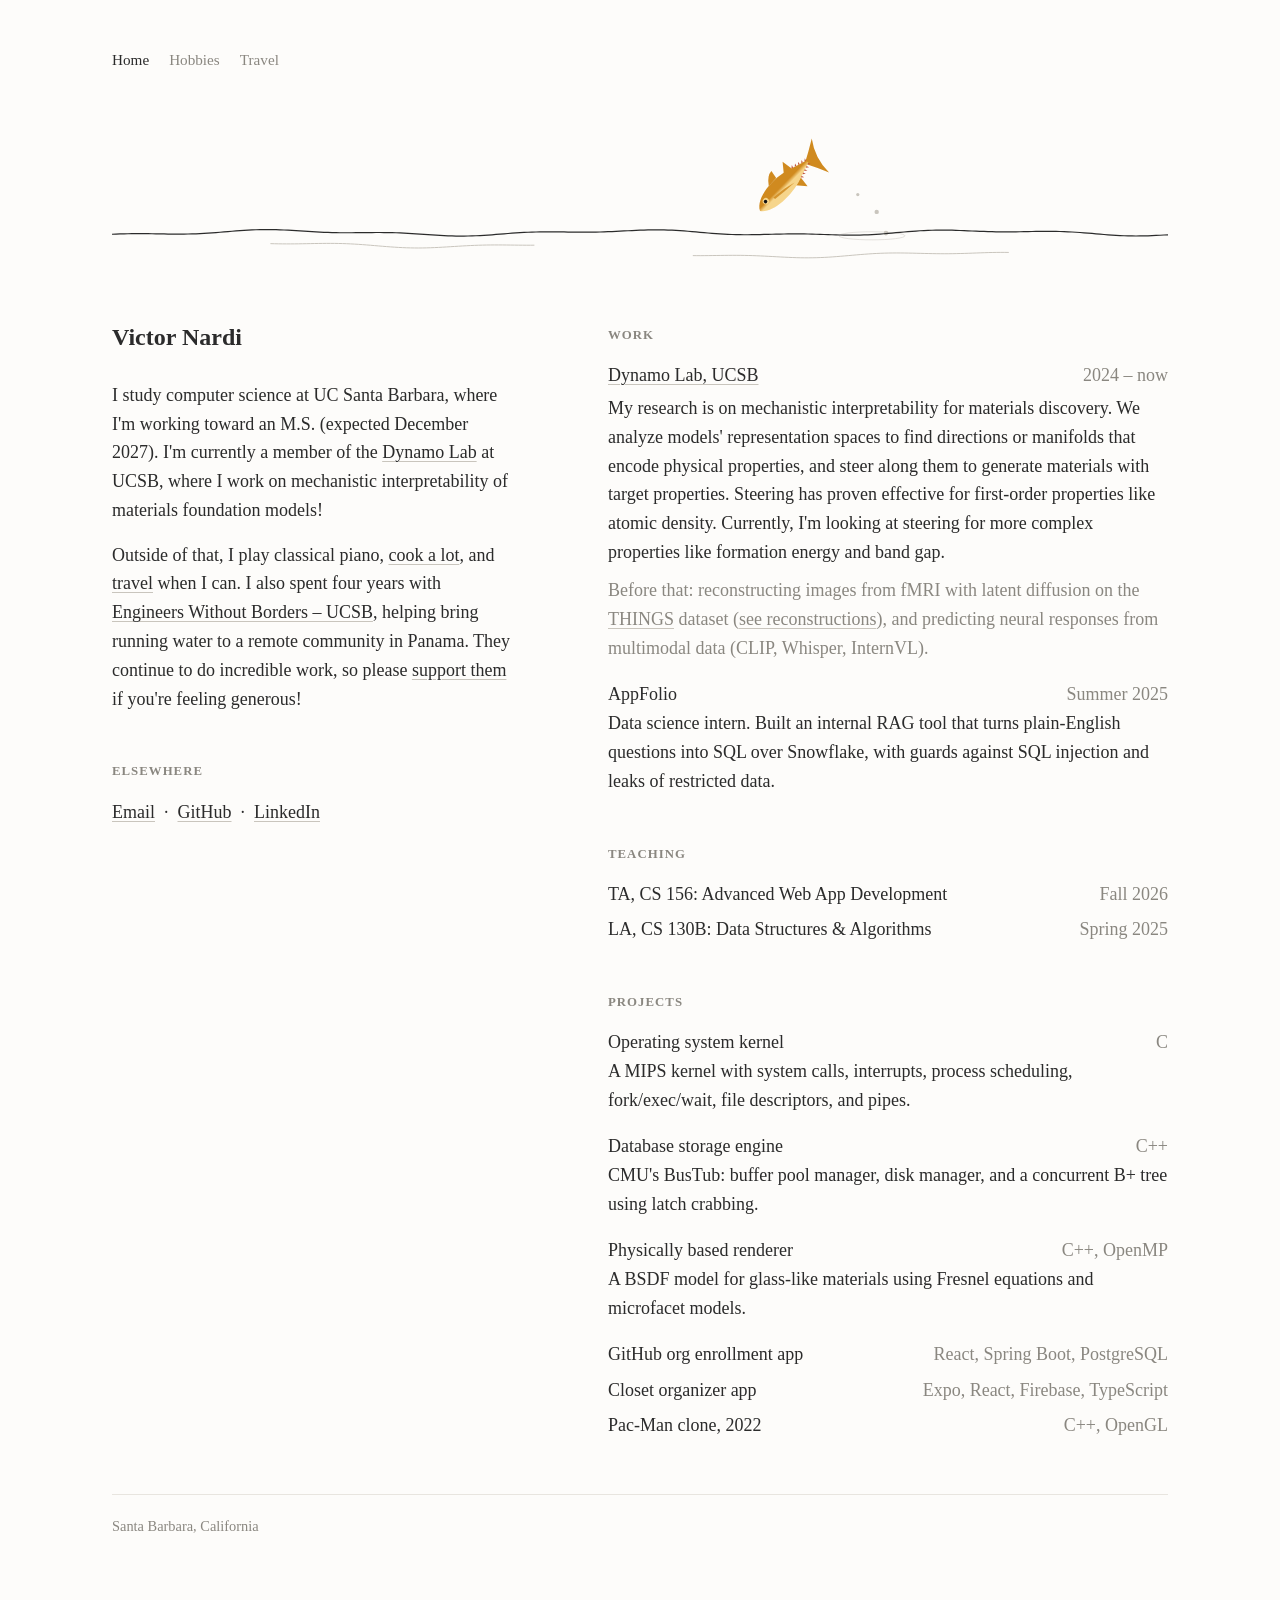
<file: index.html>
<!doctype html>
<html lang="en">
<head>
  <meta charset="utf-8">
  <meta name="viewport" content="width=device-width, initial-scale=1">
  <title>Victor Nardi</title>
  <meta name="description" content="Victor Nardi: CS student at UCSB working on machine learning and brain decoding.">
  <link rel="stylesheet" href="style.css">
</head>
<body>
<main>
  <nav>
    <a href="index.html" aria-current="page">Home</a>
    <a href="hobbies.html">Hobbies</a>
    <a href="travel.html">Travel</a>
  </nav>

  <canvas id="pond" aria-label="A tuna jumping out of the water. Click the water to make it jump." role="img"></canvas>

  <div class="home">
  <div class="intro">
  <h1>Victor Nardi</h1>

  <p>
    I study computer science at UC Santa Barbara, where I'm working toward an
    M.S. (expected December 2027). I'm currently a member of
    the <a href="https://dynamo.cs.ucsb.edu/">Dynamo Lab</a>
    at UCSB, where I work on mechanistic interpretability of materials foundation models!
  </p>
  <p>
    Outside of that, I play classical piano, <a href="hobbies.html">cook a lot</a>,
    and <a href="travel.html">travel</a> when I can.
    I also spent four years with <a href="https://www.ewbucsb.org/">Engineers Without Borders – UCSB</a>, helping bring
    running water to a remote community in Panama. They continue to do incredible
    work, so please <a href="https://support.ewb-usa.org/give/83751#!/donation/checkout">support them</a>
    if you're feeling generous!
  </p>

  <h2>Elsewhere</h2>
  <p>
    <a href="mailto:victor_c_nardi@ucsb.edu">Email</a> &nbsp;·&nbsp;
    <a href="https://github.com/vcnardi524">GitHub</a> &nbsp;·&nbsp;
    <a href="https://www.linkedin.com/in/victorcnardi/">LinkedIn</a>
  </p>

  </div>

  <div class="work">
  <h2>Work</h2>
  <ul class="plain">
    <li>
      <div class="row"><span><a href = "https://dynamo.cs.ucsb.edu/">Dynamo Lab, UCSB</a>
        </span><span class="meta">2024 – now</span></div>
      <p>
        My research is on mechanistic interpretability for
        materials discovery. We analyze models' representation spaces to find
        directions or manifolds that encode physical properties, and steer along
        them to generate materials with target properties. Steering
        has proven effective for first-order properties like atomic density.
        Currently, I'm looking at steering for more complex properties like
        formation energy and band gap.
      </p>
      <p class="meta">
        Before that: reconstructing images from fMRI with latent diffusion on the
        <a href="https://doi.org/10.25452/figshare.plus.c.6161151">THINGS</a> dataset
        (<a href="https://github.com/vcnardi524/things_brain_project_results">see
        reconstructions</a>), and predicting neural responses from multimodal data
        (CLIP, Whisper, InternVL).
      </p>
    </li>
    <li>
      <div class="row"><span>AppFolio</span><span class="meta">Summer 2025</span></div>
      Data science intern. Built an internal RAG tool that turns plain-English
      questions into SQL over Snowflake, with guards against SQL injection and
      leaks of restricted data.
    </li>
  </ul>

  <h2>Teaching</h2>
  <ul class="plain small">
    <li class="row"><span>TA, CS 156: Advanced Web App Development</span><span class="meta">Fall 2026</span></li>
    <li class="row"><span>LA, CS 130B: Data Structures &amp; Algorithms</span><span class="meta">Spring 2025</span></li>
  </ul>

  <h2>Projects</h2>
  <ul class="plain">
    <li>
      <div class="row"><span>Operating system kernel</span><span class="meta">C</span></div>
      A MIPS kernel with system calls, interrupts, process scheduling,
      fork/exec/wait, file descriptors, and pipes.
    </li>
    <li>
      <div class="row"><span>Database storage engine</span><span class="meta">C++</span></div>
      CMU's BusTub: buffer pool manager, disk manager, and a concurrent B+ tree
      using latch crabbing.
    </li>
    <li>
      <div class="row"><span>Physically based renderer</span><span class="meta">C++, OpenMP</span></div>
      A BSDF model for glass-like materials using Fresnel equations and
      microfacet models.
    </li>
  </ul>

  <ul class="plain small">
    <li class="row"><span>GitHub org enrollment app</span><span class="meta">React, Spring Boot, PostgreSQL</span></li>
    <li class="row"><span>Closet organizer app</span><span class="meta">Expo, React, Firebase, TypeScript</span></li>
    <li class="row"><span>Pac-Man clone, 2022</span><span class="meta">C++, OpenGL</span></li>
  </ul>
  </div>
  </div>

  <footer>Santa Barbara, California</footer>
</main>
<script src="fish.js"></script>
</body>
</html>
</file>
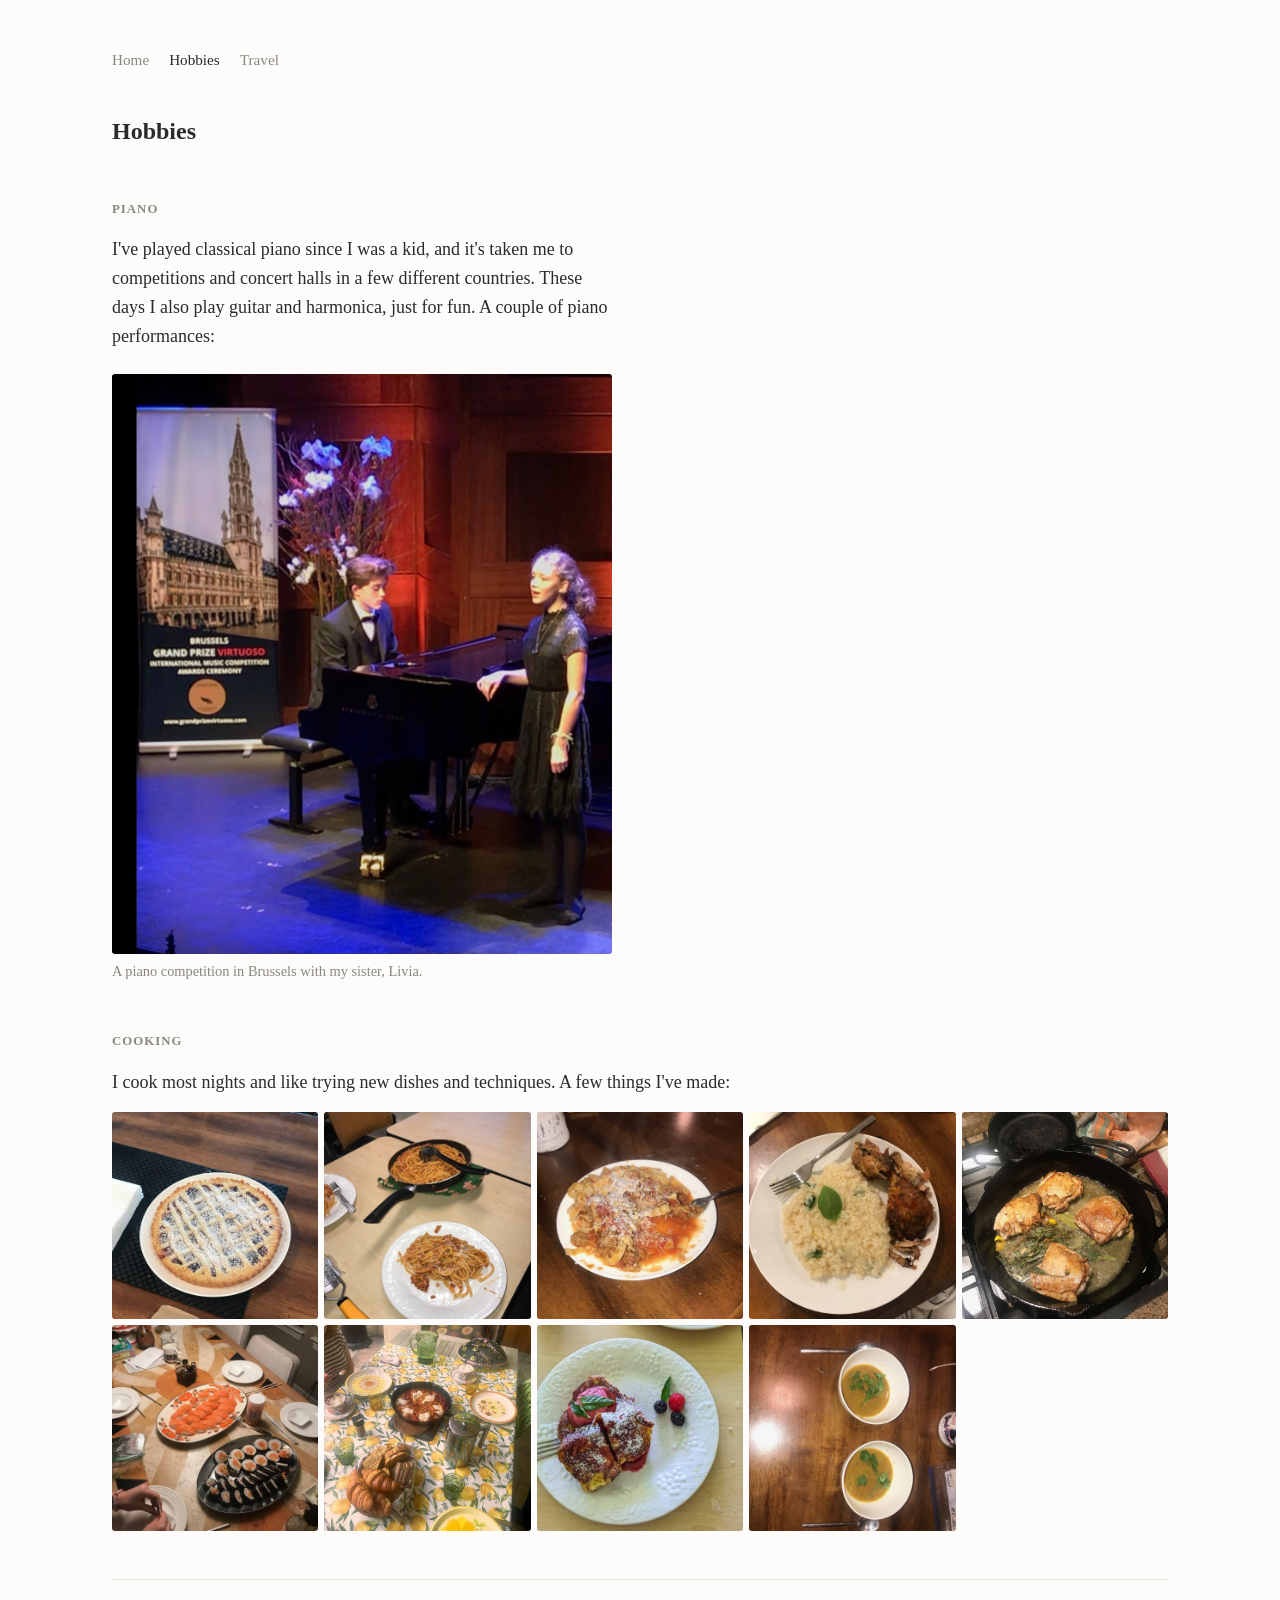
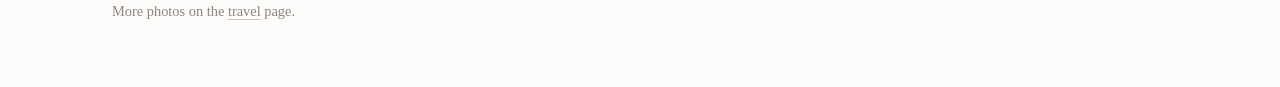
<file: hobbies.html>
<!doctype html>
<html lang="en">
<head>
  <meta charset="utf-8">
  <meta name="viewport" content="width=device-width, initial-scale=1">
  <title>Hobbies · Victor Nardi</title>
  <meta name="description" content="Piano and cooking.">
  <link rel="stylesheet" href="style.css">
</head>
<body>
<main>
  <nav>
    <a href="index.html">Home</a>
    <a href="hobbies.html" aria-current="page">Hobbies</a>
    <a href="travel.html">Travel</a>
  </nav>

  <h1>Hobbies</h1>

  <h2>Piano</h2>
  <div class="split">
  <div>
  <p>
    I've played classical piano since I was a kid, and it's taken me to
    competitions and concert halls in a few different countries.
    These days I also play guitar and harmonica, just for fun.
    A couple of piano performances:
  </p>
  <figure>
    <img src="photos/misc/piano_livia.jpg" alt="Piano competition in Brussels with my sister">
    <figcaption>A piano competition in Brussels with my sister, Livia.</figcaption>
  </figure>
  </div>
  <div class="videos">
    <iframe src="https://www.youtube-nocookie.com/embed/1BCtsX0MiSA" title="Victor and Livia Nardi performing" loading="lazy"
      allow="accelerometer; clipboard-write; encrypted-media; gyroscope; picture-in-picture; web-share" allowfullscreen></iframe>
    <iframe src="https://www.youtube-nocookie.com/embed/A_OuVen2cro" title="Victor Nardi performing at 15" loading="lazy"
      allow="accelerometer; clipboard-write; encrypted-media; gyroscope; picture-in-picture; web-share" allowfullscreen></iframe>
  </div>
  </div>

  <h2>Cooking</h2>
  <p>
    I cook most nights and like trying new dishes and techniques. A few things
    I've made:
  </p>
  <div id="food" class="food"></div>

  <footer>More photos on the <a href="travel.html">travel</a> page.</footer>
</main>
<script src="lightbox.js"></script>
<script>
  document.getElementById("food").innerHTML = photoGrid([
    ["food/2", "My Italian crostata"],
    ["food/9", "Spaghetti al pomodoro"],
    ["food/5", "Pasta with ragù"],
    ["food/3", "Risotto with roast chicken"],
    ["food/0", "Chicken thighs in cast iron"],
    ["food/6", "Homemade sushi"],
    ["food/7", "Shakshuka brunch"],
    ["food/1", "French toast with berries"],
    ["food/4", "Soup for two"],
  ]);
</script>
</body>
</html>
</file>
<file: style.css>
:root {
  --bg: #fdfcfa;
  --text: #2b2b2b;
  --muted: #8a8780;
  --rule: #e8e5df;
  --link-line: #c9c5bd;
  --accent: #c0563f;
  --land: #ebe8e2;
  --land-line: #fdfcfa;
  --visited: #e9c3b5;
  --selected: #d9937c;
  --tuna-back: #2f4466;
  --tuna-belly: #cdd2da;
  --tuna-fin: #e2ad2f;
  --overlay: rgba(20, 20, 19, 0.92);
}
@media (prefers-color-scheme: dark) {
  :root:not([data-theme="light"]) {
    --bg: #161615;
    --text: #dedcd7;
    --muted: #8a8780;
    --rule: #2c2b29;
    --link-line: #55524c;
    --accent: #e08a6f;
    --land: #262523;
    --land-line: #161615;
    --visited: #5a3a30;
    --selected: #8c5444;
    --tuna-back: #7f9cc7;
    --tuna-belly: #b9bec6;
    --tuna-fin: #e8b640;
  }
}
:root[data-theme="dark"] {
  --bg: #161615;
  --text: #dedcd7;
  --muted: #8a8780;
  --rule: #2c2b29;
  --link-line: #55524c;
  --accent: #e08a6f;
  --land: #262523;
  --land-line: #161615;
  --visited: #5a3a30;
  --selected: #8c5444;
  --tuna-back: #7f9cc7;
  --tuna-belly: #b9bec6;
  --tuna-fin: #e8b640;
}

* { box-sizing: border-box; }
html { -webkit-text-size-adjust: 100%; }
body {
  margin: 0;
  background: var(--bg);
  color: var(--text);
  font-family: "Iowan Old Style", "Palatino Linotype", Palatino, Georgia, serif;
  font-size: 18px;
  line-height: 1.6;
}
main {
  max-width: 72rem;
  margin: 0 auto;
  padding: 3rem clamp(1rem, 4vw, 3rem) 4rem;
}
.prose { max-width: 38rem; }

nav {
  display: flex;
  gap: 1.25rem;
  font-size: 0.95rem;
  margin-bottom: 2.5rem;
}
nav a { color: var(--muted); text-decoration: none; }
nav a:hover, nav a[aria-current="page"] { color: var(--text); }

h1 { font-size: 1.5rem; font-weight: 600; margin: 0 0 1.5rem; }
h2 {
  font-size: 0.8rem;
  font-weight: 600;
  letter-spacing: 0.08em;
  text-transform: uppercase;
  color: var(--muted);
  margin: 3rem 0 1rem;
}
p { margin: 0 0 1rem; }
a {
  color: inherit;
  text-decoration: underline;
  text-decoration-color: var(--link-line);
  text-underline-offset: 3px;
  text-decoration-thickness: 1px;
}
a:hover { text-decoration-color: currentColor; }
ul.plain { list-style: none; padding: 0; margin: 0; }
ul.plain > li { margin: 0 0 1.1rem; }
.row { display: flex; justify-content: space-between; gap: 0 1rem; flex-wrap: wrap; }
.meta { color: var(--muted); }
.small > li { margin-bottom: 0.4rem !important; }
footer {
  margin-top: 3rem;
  padding-top: 1.25rem;
  border-top: 1px solid var(--rule);
  color: var(--muted);
  font-size: 0.9rem;
}

/* pond with the jumping tuna */
#pond {
  display: block;
  width: 100%;
  height: 190px;
  margin: -1rem 0 2rem;
  cursor: pointer;
}

/* home: intro on the left, work on the right */
@media (min-width: 900px) {
  .home {
    display: grid;
    grid-template-columns: minmax(0, 5fr) minmax(0, 7fr);
    gap: 0 6rem;
  }
  .home .intro { position: sticky; top: 2rem; align-self: start; }
  .home .work > h2:first-child { margin-top: 0.4rem; }
}

/* hobbies: text and photo beside the videos */
@media (min-width: 900px) {
  .split {
    display: grid;
    grid-template-columns: minmax(0, 1fr) minmax(0, 1fr);
    gap: 0 3.5rem;
    align-items: start;
  }
  .split .videos { margin-top: 0; grid-template-columns: 1fr; }
  .split figure { margin-bottom: 0; }
}
.food .grid { grid-template-columns: repeat(auto-fill, minmax(190px, 1fr)); }

/* photo grids */
.grid {
  display: grid;
  grid-template-columns: repeat(auto-fill, minmax(150px, 1fr));
  gap: 6px;
  margin: 1rem 0 0.5rem;
}
.grid button {
  all: unset;
  cursor: zoom-in;
  display: block;
  aspect-ratio: 1;
  overflow: hidden;
  border-radius: 3px;
  background: var(--land);
}
.grid button:focus-visible { outline: 2px solid var(--accent); outline-offset: 2px; }
.grid img {
  width: 100%;
  height: 100%;
  object-fit: cover;
  display: block;
  transition: transform 0.4s ease;
}
.grid button:hover img { transform: scale(1.04); }

figure { margin: 1.5rem 0; }
figure img { width: 100%; border-radius: 3px; display: block; }
figcaption { color: var(--muted); font-size: 0.9rem; margin-top: 0.4rem; }

.videos {
  display: grid;
  grid-template-columns: repeat(auto-fit, minmax(240px, 1fr));
  gap: 10px;
  margin: 1rem 0;
}
.videos iframe { width: 100%; aspect-ratio: 16 / 9; border: 0; border-radius: 3px; }

/* lightbox */
.lightbox {
  position: fixed;
  inset: 0;
  background: var(--overlay);
  display: none;
  align-items: center;
  justify-content: center;
  flex-direction: column;
  z-index: 10;
  padding: 1rem;
}
.lightbox.open { display: flex; }
.lightbox img { max-width: 100%; max-height: 82vh; border-radius: 3px; }
.lightbox p { color: #dedcd7; margin: 0.75rem 0 0; font-size: 0.95rem; text-align: center; }
.lightbox button {
  all: unset;
  position: absolute;
  color: #dedcd7;
  font-size: 2rem;
  line-height: 1;
  padding: 0.75rem;
  cursor: pointer;
  opacity: 0.7;
}
.lightbox button:hover { opacity: 1; }
.lb-close { top: 0.5rem; right: 0.75rem; }
.lb-prev { left: 0.5rem; top: 50%; transform: translateY(-50%); }
.lb-next { right: 0.5rem; top: 50%; transform: translateY(-50%); }

/* map */
.map-wrap { position: relative; margin: 1.5rem 0 1rem; }
#map {
  width: 100%;
  height: auto;
  display: block;
  touch-action: none;
  cursor: grab;
  background: var(--bg);
}
#map:active { cursor: grabbing; }
#map .country { fill: var(--land); stroke: var(--land-line); stroke-width: 0.5; vector-effect: non-scaling-stroke; }
#map .country.visited { fill: var(--visited); cursor: pointer; }
#map .country.selected { fill: var(--selected); }
#map .dot { fill: var(--accent); stroke: var(--bg); cursor: pointer; }
#map .dot.home { fill: var(--bg); stroke: var(--accent); }
#map .dot.active { fill: var(--text); }
.zoom {
  position: absolute;
  right: 0;
  bottom: 0;
  display: flex;
  flex-direction: column;
  gap: 4px;
}
.zoom button {
  all: unset;
  width: 30px;
  height: 30px;
  text-align: center;
  line-height: 30px;
  border: 1px solid var(--rule);
  background: var(--bg);
  color: var(--text);
  border-radius: 3px;
  cursor: pointer;
  font-size: 1.1rem;
}
.tip {
  position: absolute;
  pointer-events: none;
  background: var(--text);
  color: var(--bg);
  font-size: 0.8rem;
  padding: 2px 8px;
  border-radius: 3px;
  white-space: nowrap;
  transform: translate(-50%, -150%);
  opacity: 0;
  transition: opacity 0.1s;
}
.places { display: flex; flex-wrap: wrap; gap: 6px; margin: 1rem 0 2rem; }
.places button {
  all: unset;
  cursor: pointer;
  font-size: 0.85rem;
  padding: 2px 10px;
  border: 1px solid var(--rule);
  border-radius: 999px;
  color: var(--muted);
}
.places button:hover { color: var(--text); border-color: var(--link-line); }
.places button[aria-pressed="true"] { color: var(--bg); background: var(--text); border-color: var(--text); }
#place h3 { font-size: 1.15rem; font-weight: 600; margin: 0 0 0.5rem; }
#place h4 { font-size: 1rem; font-weight: 600; margin: 1.25rem 0 0; }
#place .grid { grid-template-columns: repeat(auto-fill, minmax(120px, 1fr)); }
.places.in-panel { margin: 0.75rem 0 0.5rem; }
.cam { color: var(--accent); font-size: 0.55em; vertical-align: 0.25em; }
.places button[aria-pressed="true"] .cam { color: var(--bg); }

/* travel: map on the left, the selected country on the right */
@media (min-width: 1000px) {
  .travel {
    display: grid;
    grid-template-columns: minmax(0, 1.9fr) minmax(0, 1fr);
    gap: 0 3rem;
    align-items: start;
  }
  .travel .map-wrap { margin-top: 0; }
  #place {
    position: sticky;
    top: 1.5rem;
    max-height: calc(100vh - 3rem);
    overflow-y: auto;
  }
}
#place .meta { font-size: 0.95rem; }

.plain li p { margin: 0.25rem 0 0.6rem; }
.plain li p:last-child { margin-bottom: 0; }
</file>
